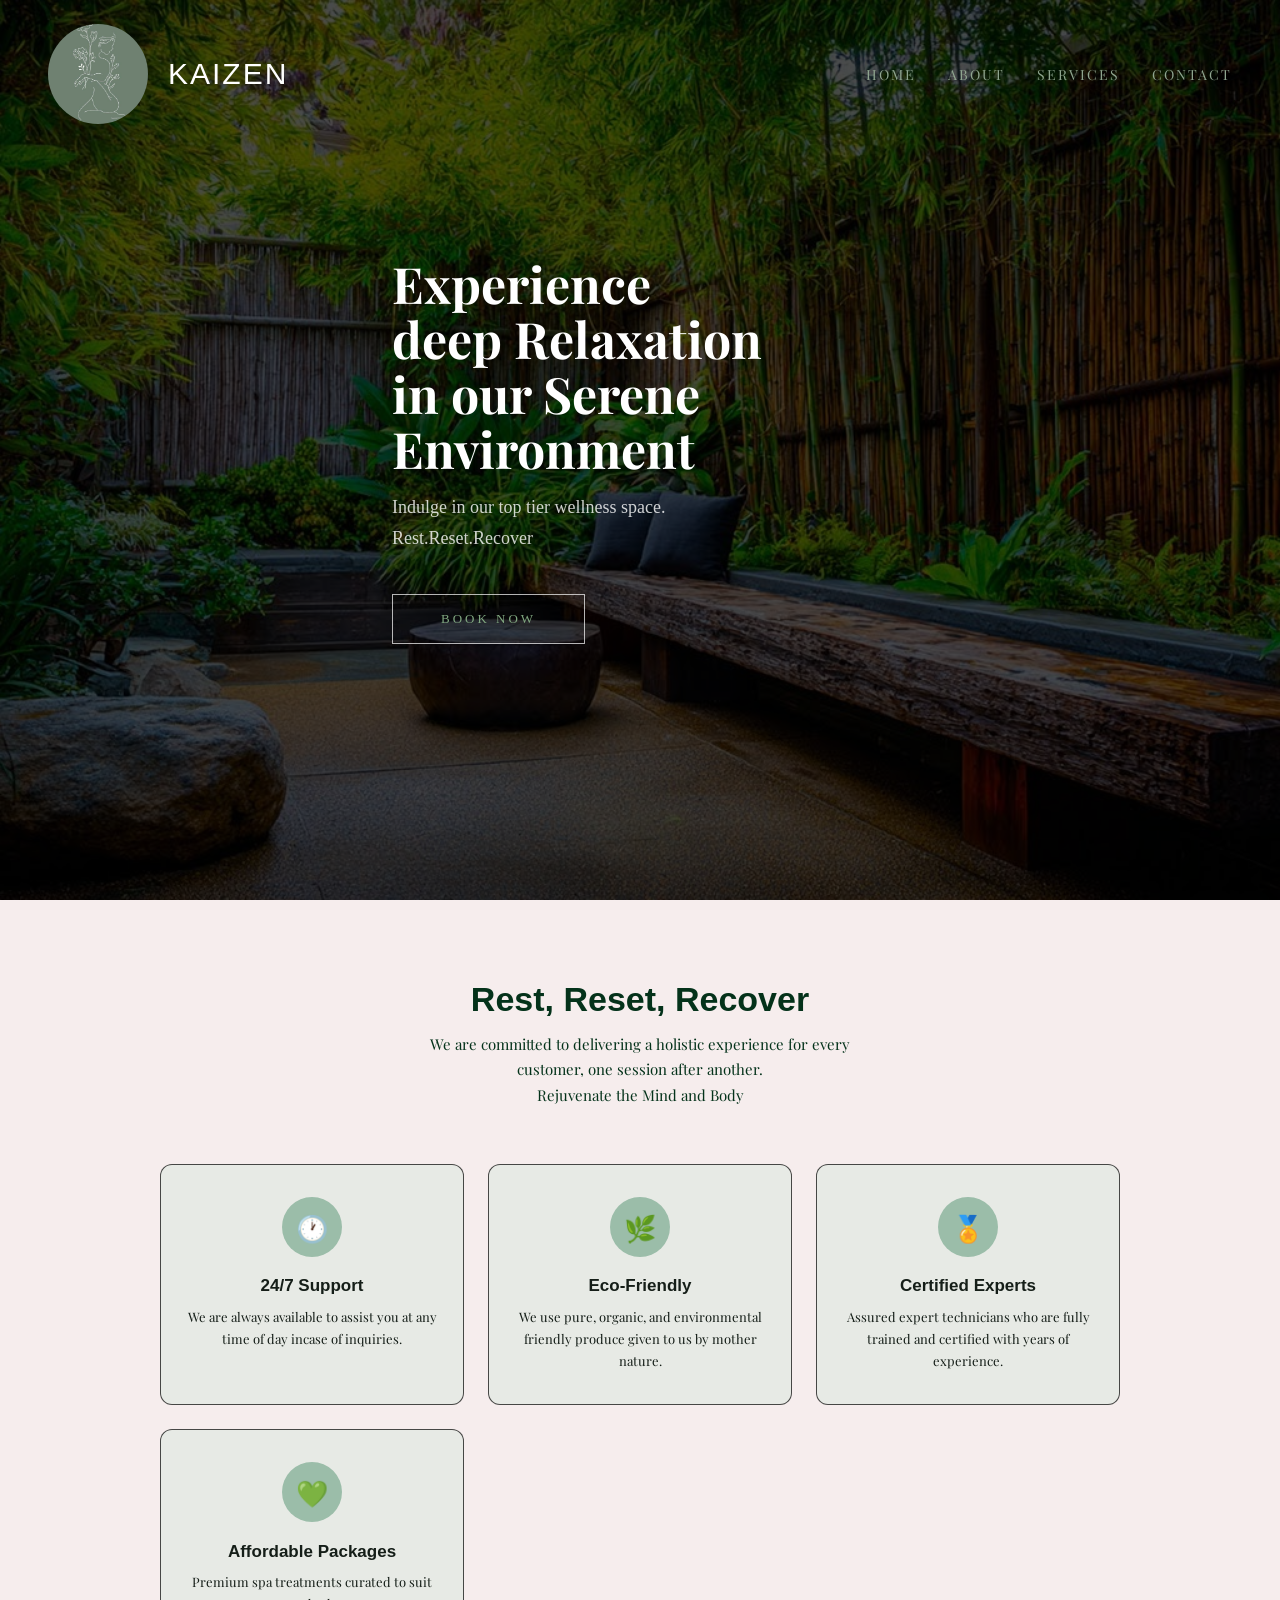
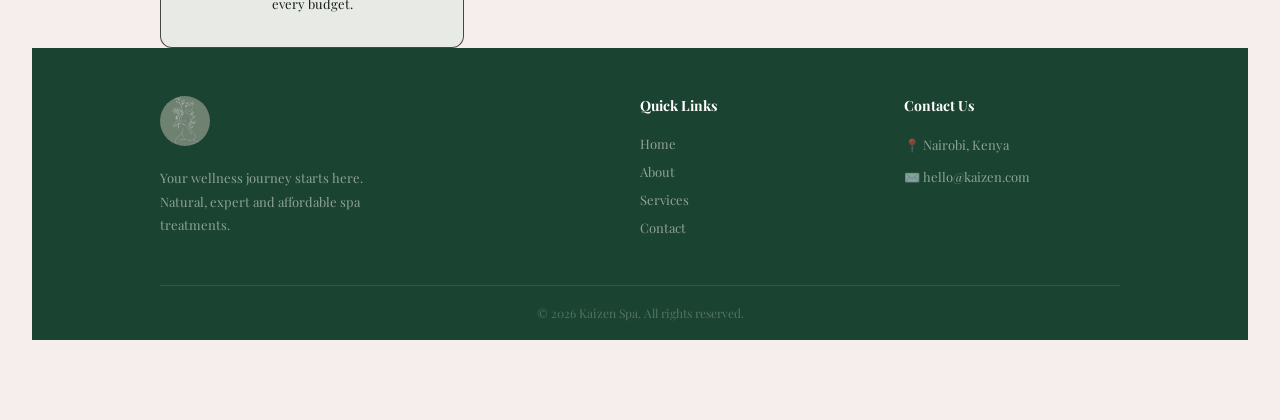
<file: index.html>
<!DOCTYPE html>
<html lang="en">
<head>
    <meta charset="UTF-8">
    <meta name="viewport" content="width=device-width, initial-scale=1.0">
    <title>wellness website</title>
    
<link href="https://fonts.googleapis.com/css2?family=Playball&family=Playfair+Display:ital,wght@0,400..900;1,400..900&display=swap" rel="stylesheet">

<link rel="stylesheet" href="style.css"/>
</head>
<body>
    <nav>
    <a href="index.html" class="nav-logo">
      <img src="logo-wellness.jpg" alt="Logo" class="nav-logo-img"/>
      <span class="nav-logo-text">Kaizen</span>
    </a>

    
    <div class="nav-links">
      <a href="index.html" class="active">Home</a>
      <a href="about.html">About</a>
      <a href="about.html#services">Services</a>
      <a href="booking.html">Contact</a>
    </div>
   
    <!--visibleon mobile hidden on desktop-->
<div class="hamburger" id="hamburger" onclick="toggleMenu()">
      <span></span>
      <span></span>
      <span></span>
      <span></span>
    </div>
  </nav>

  <!--  MOBILE MENU hidden until hamburger is clicked  -->
  <div class="mobile-menu" id="mobileMenu">
    <a href="index.html">Home</a>
    <a href="about.html">About</a>
    <a href="about.html#services">Services</a>
    <a href="booking.html">Contact</a>
  </div>

  <!--Hero section-->
  <section class="hero">
    <div class="hero-overlay"></div>
    <div class="hero-content">
        <h1 class="hero-title">
            <span>Experience</span>
            <span>deep Relaxation</span>
            <span>in our Serene</span>
            <span>Environment</span>
        </h1>
        <p class="hero-subtitle">
            Indulge in our top tier wellness space.<br>
            Rest.Reset.Recover
        </p>

        <button class="hero-btn" onclick="window.location.href='booking.html'">Book Now</button>
        
    </div>
  </section>
  <!--feature section-->

<section class="features-section">

  <div class="features-header">
    <h2 class="features-title">Rest, Reset, Recover</h2>
    <p class="features-subtitle">We are committed to delivering a holistic experience for every customer, one session after another.<br>Rejuvenate the Mind and Body</p>
  </div>

  <div class="features-grid">

    <div class="feature-card">
      <div class="feature-icon">🕐</div>
      <h3 class="feature-name">24/7 Support</h3>
      <p class="feature-desc">We are always available to assist you at any time of day incase of inquiries.</p>
    </div>

    <div class="feature-card">
      <div class="feature-icon">🌿</div>
      <h3 class="feature-name">Eco-Friendly</h3>
      <p class="feature-desc">We use pure, organic, and environmental friendly produce given to us by mother nature.</p>
    </div>

    <div class="feature-card">
      <div class="feature-icon">🏅</div>
      <h3 class="feature-name">Certified Experts</h3>
      <p class="feature-desc">Assured expert technicians who are fully trained and certified with years of experience.</p>
    </div>

    <div class="feature-card">
      <div class="feature-icon">💚</div>
      <h3 class="feature-name">Affordable Packages</h3>
      <p class="feature-desc">Premium spa treatments curated to suit every budget.</p>
    </div>

    </div>



<!--footer section-->

<footer class="footer">
  <div class="footer-content">

    <!-- Logo and description -->
    <div class="footer-brand">
      <img src="logo-wellness.jpg" alt="Logo" class="footer-logo"/>
      <p class="footer-desc">Your wellness journey starts here. Natural, expert and affordable spa treatments.</p>
    </div>

    <!-- Quick links -->
    <div class="footer-links">
      <h4>Quick Links</h4>
      <a href="index.html">Home</a>
      <a href="about.html">About</a>
      <a href="about.html#services">Services</a>
      <a href="booking.html">Contact</a>
    </div>

    <!-- Contact -->
    <div class="footer-contact">
      <h4>Contact Us</h4>
      <p>📍 Nairobi, Kenya</p>
      <p>✉️ hello@kaizen.com</p>
    </div>

  </div>

  <!-- Bottom bar -->
  <div class="footer-bottom">
    <p>© 2026 Kaizen Spa. All rights reserved.</p>
  </div>

</footer>

    <script src="script.js" defer></script>
</body>
</html>
</file>
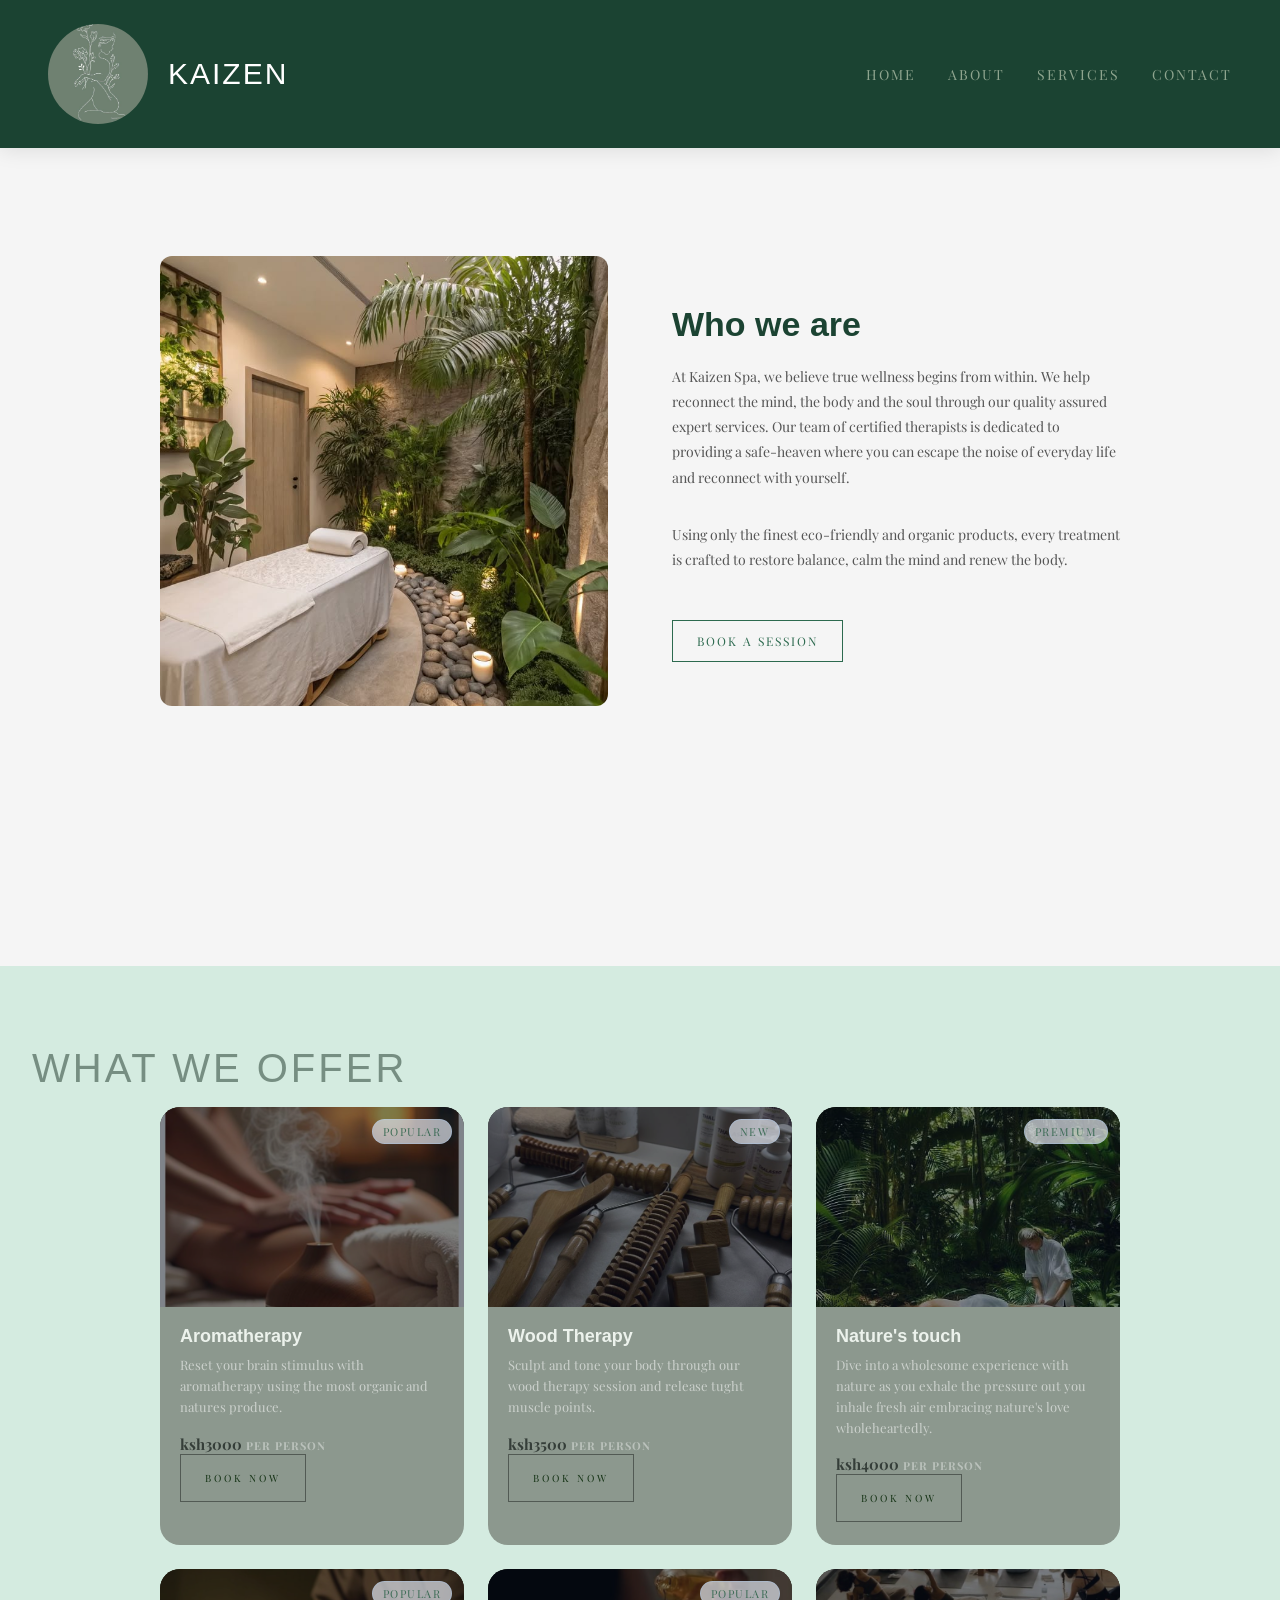
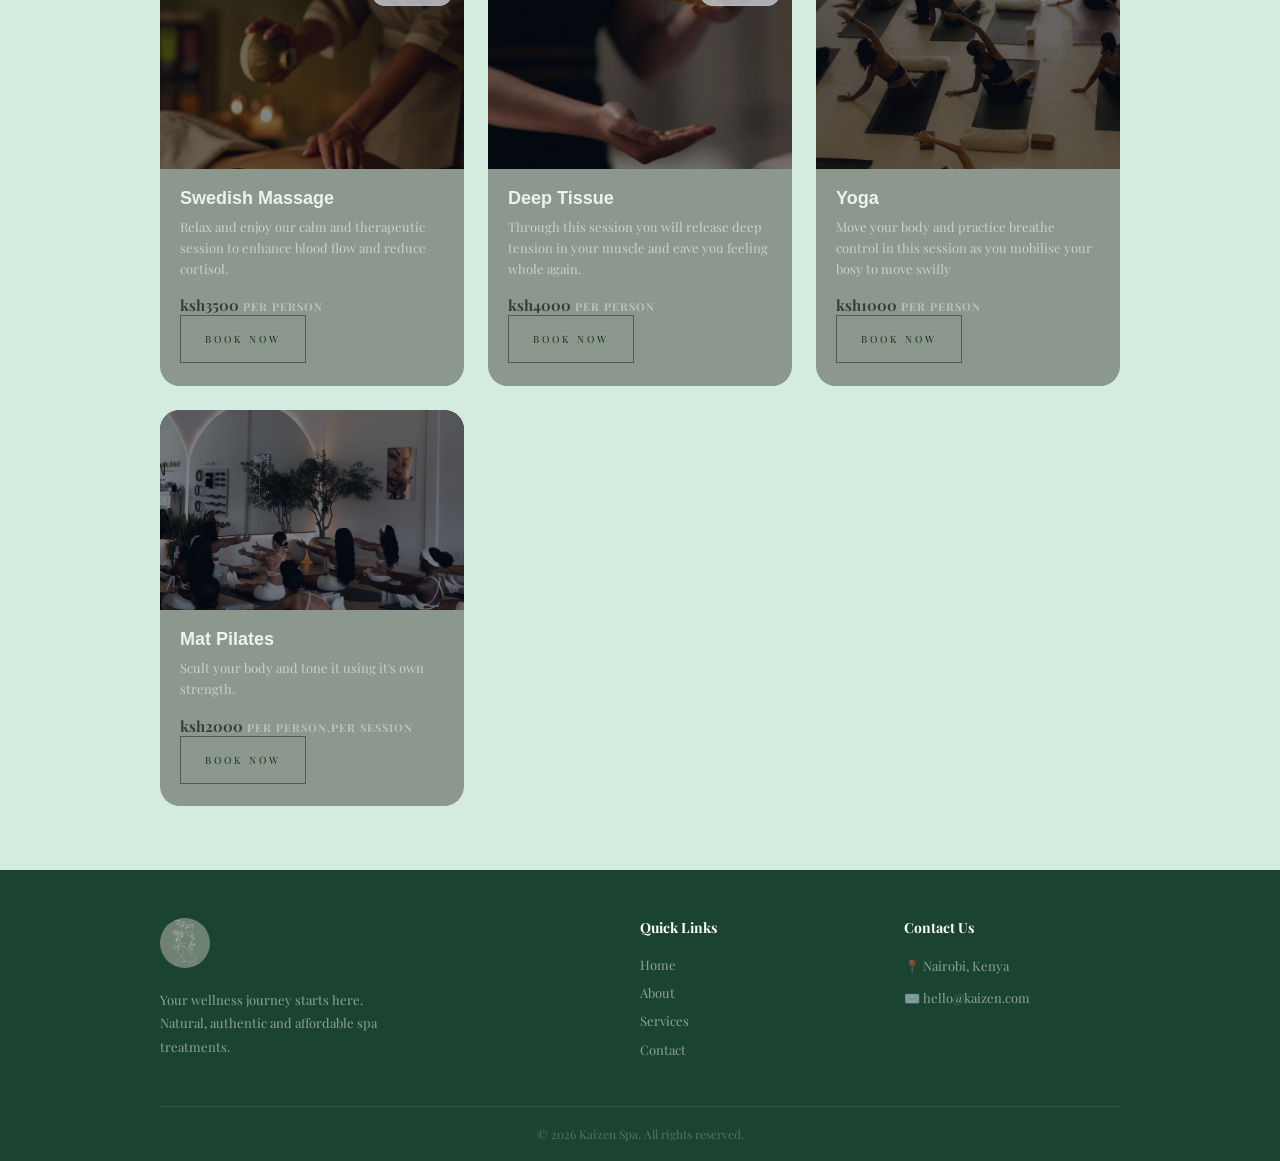
<file: about.html>
<!DOCTYPE html>
<html lang="en">
<head>
    <meta charset="UTF-8">
    <meta name="viewport" content="width=device-width, initial-scale=1.0">
    <title>About</title>
    <link href="https://fonts.googleapis.com/css2?family=Playball&family=Playfair+Display:ital,wght@0,400..900;1,400..900&display=swap" rel="stylesheet">

    <link rel="stylesheet" href="style.css"/>

</head>
<body> 
    <nav class="nav-solid">
    <a href="index.html" class="nav-logo">
      <img src="logo-wellness.jpg" alt="Logo" class="nav-logo-img"/>
      <span class="nav-logo-text">Kaizen</span>
    </a>
    
    <div class="nav-links">
      <a href="index.html">Home</a>
      <a href="about.html" class="active">About</a>
      <a href="about.html#services">Services</a>
      <a href="booking.html">Contact</a>
    </div>

    <div class="hamburger" id="hamburger" onclick="toggleMenu()">
      <span></span>
      <span></span>
      <span></span>
      <span></span>
    </div>
  </nav>

  
  <div class="mobile-menu" id="mobileMenu">
    <a href="index.html">Home</a>
    <a href="about.html">About</a>
    <a href="about.html#services">Services</a>
    <a href="booking.html">Contact</a>
  </div>

  <!--About my company small paragragh-->
<section id="about" class="about-section">
  <div class="about-content">

    <div class="about-img">
      <img src="Naturalspaspace_.jpg" alt="Kaizen Spa"/>
    </div>

    <div class="about-text">
      <h2 class="about-title">Who we are</h2>
      <p class="about-desc">
        At Kaizen Spa, we believe true wellness begins from within.
        We help reconnect the mind, the body and the soul through our quality assured expert services.
        Our team of certified therapists is dedicated to providing
        a safe-heaven  where you can escape the noise of everyday life
        and reconnect with yourself.
      </p>
      <p class="about-desc">
        Using only the finest eco-friendly and organic products,
        every treatment is crafted to restore balance, calm the
        mind and renew the body.
      </p>
      <a href="booking.html" class="about-btn">Book a Session</a>
    </div>

  </div>
</section>




</section>


  <!--my services section  -->
  <!--the description of services will be in a javascript array hence use of id -->
<section id="services" class="services-section">
    <div classs="services-header">
        <p class="services-tag">What we Offer</p>
    </div>
    
    <div class="services-grid" id="servicesGrid"></div>
</section>

<!--footer section-->
<footer class="footer">
  <div class="footer-content">

    <!-- Logo and description -->
    <div class="footer-brand">
      <img src="logo-wellness.jpg" alt="Logo" class="footer-logo"/>
      <p class="footer-desc">Your wellness journey starts here. Natural, authentic and affordable spa treatments.</p>
    </div>

    <!-- Quick links -->
    <div class="footer-links">
      <h4>Quick Links</h4>
      <a href="index.html">Home</a>
      <a href="about.html">About</a>
      <a href="about.html#services">Services</a>
      <a href="booking.html">Contact</a>
    </div>

    <!-- Contact -->
    <div class="footer-contact">
      <h4>Contact Us</h4>
      <p>📍 Nairobi, Kenya</p>
      <p>✉️ hello@kaizen.com</p>
    </div>

  </div>

  <!-- Bottom bar -->
  <div class="footer-bottom">
    <p>© 2026 Kaizen Spa. All rights reserved.</p>
  </div>

</footer>


    <script src="script.js" defer></script>
    <script src="services.js" defer></script>
</body>
</html>
</file>
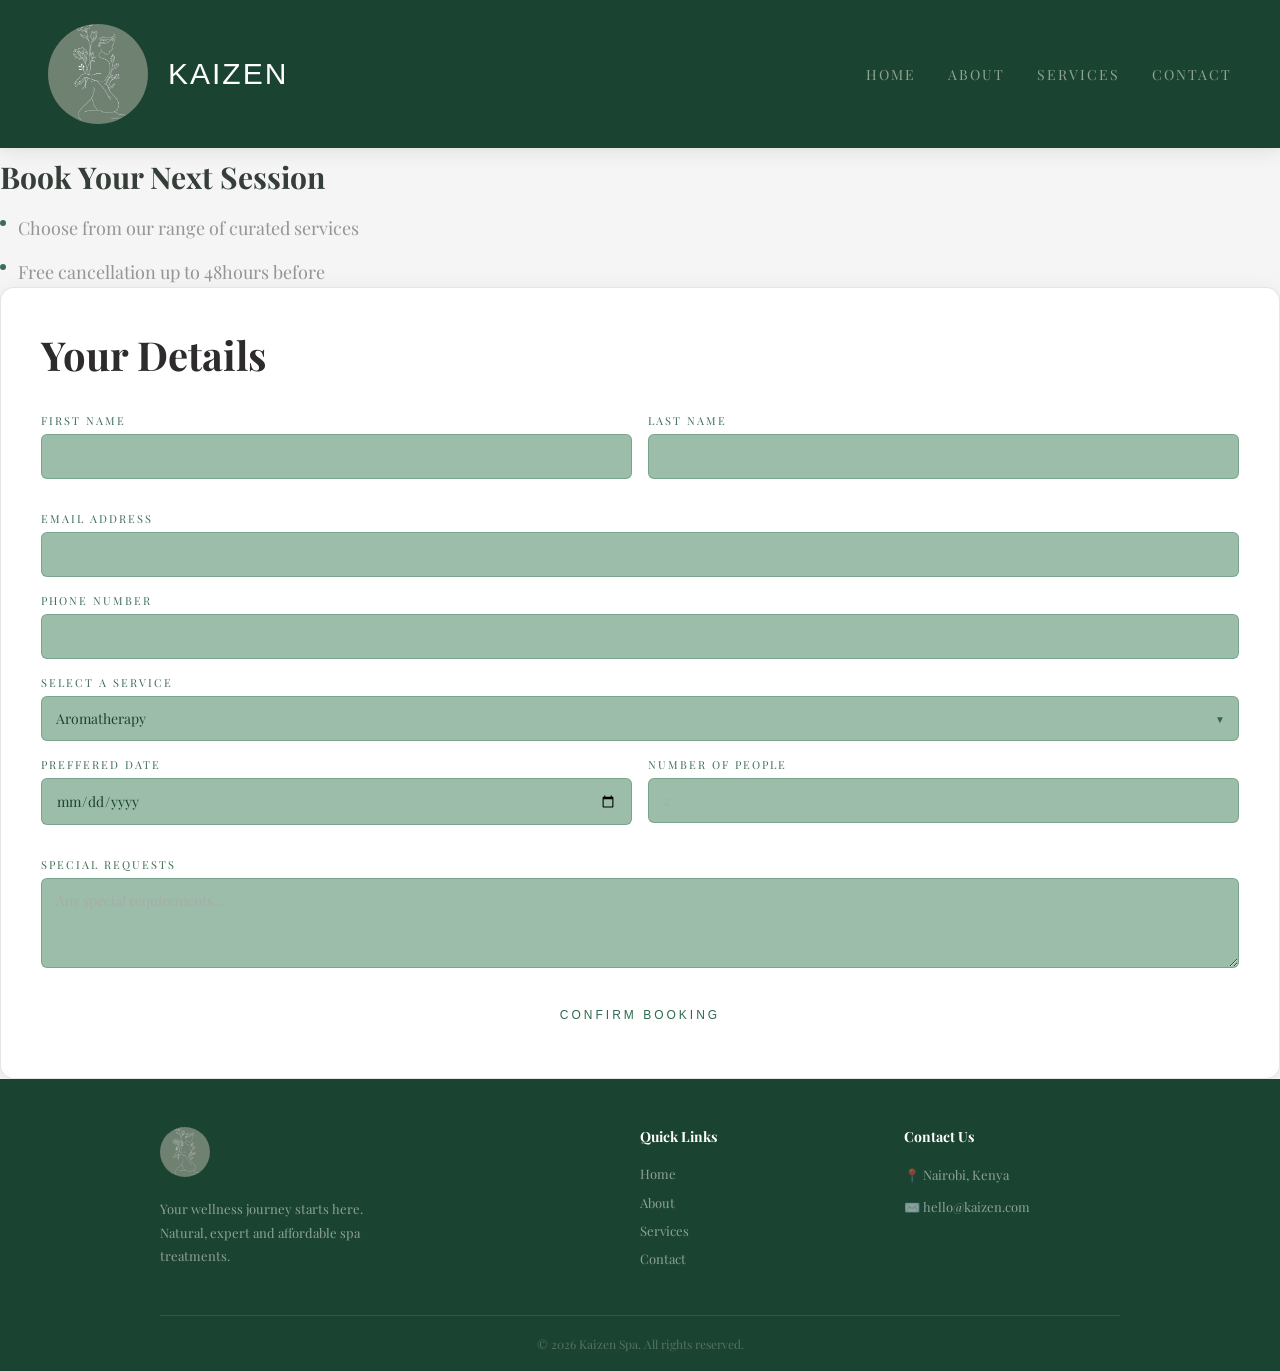
<file: booking.html>
<!DOCTYPE html>
<html lang="en">
<head>
    <meta charset="UTF-8">
    <meta name="viewport" content="width=device-width, initial-scale=1.0">
    <title>Booking</title>
    <link rel="stylesheet" href="style.css"/>
    <link href="https://fonts.googleapis.com/css2?family=Playball&family=Playfair+Display:ital,wght@0,400..900;1,400..900&display=swap" rel="stylesheet">

</head>
<body>
     <nav class="nav-solid">
    <a href="index.html" class="nav-logo">
      <img src="logo-wellness.jpg" alt="Logo" class="nav-logo-img"/>
      <span class="nav-logo-text">Kaizen</span>
    </a>

    <div class="nav-links">
      <a href="index.html">Home</a>
      <a href="about.html" >About</a>
      <a href="about.html#services">Services</a>
      <a href="booking.html" class="active">Contact</a>
    </div>
    
    <div class="hamburger" id="hamburger" onclick="toggleMenu()">
      <span></span>
      <span></span>
      <span></span>
      <span></span>
    </div>
  </nav>

  <div class="mobile-menu" id="mobileMenu">
    <a href="index.html">Home</a>
    <a href="about.html">About</a>
    <a href="about.html#services">Services</a>
    <a href="booking.html">Contact</a>
  </div>

  <div class="booking-left">
    <h1 class="booking-heading">Book Your Next Session</h1>
    <ul class="info-list">
      <li><div class="info-dot"></div>Choose from our range of curated services</li>
      <li><div class="info-dot"></div>Free cancellation up to 48hours before</li>
    </ul>
  </div>

  <!--booking form-->
  <div class="booking-form-wrap">
    <h2 class="form-title">Your Details</h2>
    
    <div id="bookingForm">
      <div class="form-row">
        <div class="form-group">
          <label>First name</label>
          <input type="text" id="firstName" placeholder=""/>
        </div>
        <div class="form-group">
          <label>Last name</label>
          <input type="text" id="lastName" placeholder=""/>
        </div>
      </div>
      
      <div class="form-group">
        <label>Email address</label>
        <input type="email" id="email" placeholder=""/>
      </div>

      <div class="form-group">
        <label>Phone number</label>
        <input type="tel" id="phone" placeholder=""/>
      </div>

      <div class="form-group">
        <label>Select a service</label>
        <div class="select-wrap">
          <select id="services">
            <option value="" disabled selection>Choose a service...</option>
            <option value="aromatherapy">Aromatherapy</option>
            <option value="woodTherapy">Wood Therapy</option>
            <option value="nature">Nature's Touch</option>
            <option value="swedish">Swedish Massage</option>
            <option value="deepTissue">Deep Tissue</option>
            <option value="yoga">Yoga</option>
            <option value="matPilates">Mat Pilates</option>
          </select>
          <span class="select-arrow">&#9660;</span>
        </div>
      </div>

      <div class="form-row">
        <div class="form-group">
          <label>Preffered date</label>
          <input type="date" id="date"/>
        </div>
        <div class="form-group">
          <label>Number of people</label>
          <input type="number" id="guests" placeholder="2" min="1" max="50"/>
        </div>
      </div>

      <div class="form-group">
        <label>Special requests</label>
        <textarea id="message" placeholder="Any special requirements..."></textarea>
      </div>

      <button class="submit-btn" onclick="submitBooking()">Confirm Booking</button>
    

    <div class="success-msg" id="successMsg">
      <div class="success-icon">&#10003;</div>
      <h3>Booking Recieved!</h3>
      <p>Thank you for booking with Us! We'll reach out within 24hours.</p>
    </div>
  </div>
  </div>

  <!--footer section-->
  <footer class="footer">
  <div class="footer-content">

    <!-- Logo and description -->
    <div class="footer-brand">
      <img src="logo-wellness.jpg" alt="Logo" class="footer-logo"/>
      <p class="footer-desc">Your wellness journey starts here. Natural, expert and affordable spa treatments.</p>
    </div>

    <!-- Quick links -->
    <div class="footer-links">
      <h4>Quick Links</h4>
      <a href="index.html">Home</a>
      <a href="about.html">About</a>
      <a href="about.html#services">Services</a>
      <a href="booking.html">Contact</a>
    </div>

    <!-- Contact -->
    <div class="footer-contact">
      <h4>Contact Us</h4>
      <p>📍 Nairobi, Kenya</p>
      <p>✉️ hello@kaizen.com</p>
    </div>

  </div>

  <!-- Bottom bar -->
  <div class="footer-bottom">
    <p>© 2026 Kaizen Spa. All rights reserved.</p>
  </div>

</footer>


<script src="script.js" defer></script>
<script src="booking.js" defer></script>
</body>
</html>
</file>
<file: style.css>
* {
  margin: 0;
  padding: 0;
  box-sizing: border-box;
}

body {
  background: whitesmoke;
  font-family: "Playfair Display", serif;
}

nav {
 color: rgb(6, 70, 6);
  position: absolute;
  top: 0;
  left: 0;
  width: 100%;
  display: flex;
  gap: 2rem;
  padding: 1.5rem 3rem;
  z-index: 10;
  box-sizing: border-box;
  background: transparent;
}

/* Solid nav — for about and booking pages */
.nav-solid {
  position: fixed;            /* so it stays at top when scrolling */
  background: #1b4332;       
  box-shadow: 0 2px 20px rgba(0,0,0,0.1);
}

.nav-logo{
    margin-right: auto;
    display: flex;
    align-items: center;
    gap: 20px;
    text-decoration: none;
}

.nav-logo-img{
    height: 100px;
    width: 100px;
    object-fit: cover;
    border-radius: 60%;
}


.nav-logo-text {
  font-family: 'Playball Regular', sans-serif;
  font-size: 30px;
  color: #ffffff;
  font-weight: 400;
  
}

/* Nav links — sit on the right */
.nav-links {
  display: flex;
  align-items: center;
  gap: 2rem;
}


nav a {
  color: rgb(143, 165, 143);
  text-decoration: none;
  font-family: "Playfair Display", serif;
  font-size: 14px;
  letter-spacing: 2px;
  text-transform: uppercase;
  transition: color 0.3s;
}

nav a:hover {
  color: #a8d0ff;
}

.hero {
    position: relative;
    width: 100%;
    min-height: 100vh;
    display: flex;
    align-items: center;
    justify-content: center;
    overflow: hidden;
    background-image: url('bamboo-sitting-area.jpg');
    background-size: cover;
    background-position: center;
    padding-top: 0;
}

.hero-overlay{
    position: absolute;
    inset: 0;
    background: rgba(0, 0, 0, 0.7);
    transition:background 0.5s ease ;
}

.hero:hover .hero-overlay{
    background: rgba(0, 0, 0, 0.2);
}

.hero-content {
    position: relative;
    z-index: 2;
    text-align: left;
    padding: 3rem 2rem;
    max-width: 560px;
}

.hero-title{
    font-family: 'Playfair Display', serif;
    font-size: 50px;
    color: #fff;
    line-height: 1.1;
    margin-bottom: 1rem;
}

.hero-title span{
    display: inline-block;
    transition: transform 0.35s ease, color 0.35s ease;
    cursor: default;
 }

 .hero-title span:hover{
    color: white;
    transform: translateY(-5px) scale(1.05); 
 }

.hero-subtitle{
    font-family: Georgia, 'Times New Roman', Times, serif;
    font-size: 18px;
    color: rgba(255,255,255,0.8);
    line-height: 1.7;
    margin-bottom: 2.5rem;
 }   

 .hero-subtitle em{
    font-style: normal;
    display: inline-block;
    transition: color 0.3s , transform 0.3s;
    cursor: default;
 }

 .hero-subtitle em:hover{
    color: rgb(17, 91, 67);
    transform: translateY(-2px);
 }

 .hero-btn{
    padding: 16px 48px;
    background: transparent;
    color: rgb(129, 168, 129);
    border: 1.5px solid rgba(255,255,255,0.7);
    font-family: Georgia, 'Times New Roman', Times, serif;
    font-size: 13px;
    letter-spacing: 3px;
    text-transform: uppercase;
    cursor: pointer;
    transition: background 0.3s, transform 0.2s;
 }

 .hero-btn:hover{
    background: rgba(255,255,255,0.15);
    border-color: rgb(6, 49, 6);
    transform: translateY(-3px);
 }
 
 .hero-btn:active{
    transform: translateY(0);
 }

 /*feature section */

 .features-section{
  background: rgb(246, 237, 237);
  padding: 5rem 2rem;
  font-family: 'Playfair Display',serif;
 }

 .features-header{
  text-align: center;
  margin-bottom: 3.5rem;
 }

 

.features-title{
  font-family: 'Playball Regular',sans-serif;
  font-size: 34px;
  color: rgb(4, 50, 26);
  font-weight: 700;
  margin-bottom: 0.8rem;
}

.features-subtitle{
  font-size: 15px;
  color: rgb(4, 50, 26);
  max-width: 480px;
  margin: 0 auto;
  line-height: 1.7;
}

.features-grid{
  display: grid;
  grid-template-columns: repeat(3, 1fr);
  gap: 1.5rem;
  max-width: 960px;
  margin: 0 auto;
}

.feature-card{
  background: #d9e7dc7e;
  border: 0.5px solid rgba(0, 0, 0, 0.7);
  border-radius: 12px;
  text-align: center;
  padding:2rem 1.5rem;
  transition: transform 0.3s, box-shadow 0.3s, border-color 0.3s;
  cursor: default;
}

.feature-card:hover{
  transform: translateY(-6px);
  box-shadow: 0 12px 40px rgba(0, 0, 0, 0.08);
  border-color: rgba(131, 136, 141, 0.5);
}

.feature-icon{
  width:60px;
  height:60px;
  border-radius: 50%;
  display:flex;
  background:#9bbda9;
  align-items: center;
  justify-content: center;
  font-size: 26px;
  margin: 0 auto 1.2rem;
  transition: background 0.3s, transform 0.3s;
}

.feature-card:hover .feature-icon{
  background: #716f6f;
  transform: scale(1.1)rotate(-5deg);
}

.feature-name{
  font-family: 'Playball Regular',sans-serif;
  font-size:17px;
  color:rgb(21, 30, 24);
  font-weight: 700;
  margin-bottom: 0.6rem;
}

.feature-desc{
  font-size: 13px;
  color: rgb(21, 30, 24);
  line-height: 1.7;
}



/*about section */
.about-section {
  padding: 16rem 2rem;
  background: whitesmoke;
  font-family: 'Playfair Display', serif;
}

.about-content {
  display: grid;
  grid-template-columns: 1fr 1fr;
  gap: 4rem;
  max-width: 960px;
  margin: 0 auto;
  align-items: center;
}

.about-img img {
  width: 100%;
  height: 450px;
  object-fit: cover;
  border-radius: 12px;
}


.about-title {
  font-size: 34px;
  font-family: 'Playball Regular',sans-serif;
  color: #1b4332;
  font-weight: 700;
  margin-bottom: 1.2rem;
  line-height: 1.2;
}

.about-desc {
  font-size: 14px;
  color: #555;
  line-height: 1.8;
  margin-bottom: 2rem;
}

.about-btn {
  display: inline-block;
  margin-top: 1rem;
  padding: 12px 24px;
  background: transparent;
  color: #2d6a4f;
  border: 1.5px solid #2d6a4f;
  font-family: 'Playfair Display', serif;
  font-size: 12px;
  letter-spacing: 2px;
  text-transform: uppercase;
  text-decoration: none;
  transition: background 0.3s, color 0.3s, transform 0.2s;
}

.about-btn:hover {
  background: #2d6a4f;
  color: #fff;
  transform: translateY(-2px);
}


/*services section*/
.services-section{
  padding:4rem 2rem;
  background: rgb(212, 235, 224);
  font-family: 'Playfair Display', serif;
  padding-top: 5rem;
}

.services-header{
  text-align: center;
  margin-bottom: 3rem;
  font-size: 40px;
}

.services-tag{
  display: inline-block;
  font-size: 40px;
  font-family: 'Playball Regular',sans-serif;
  letter-spacing: 3px;
  text-transform: uppercase;
  color: rgba(5, 29, 16, 0.45);
  margin-bottom: 1rem;
  text-align: center;
  justify-content: center;
}



.services-grid{
  display: grid;
  grid-template-columns: repeat(3,1fr);
  gap: 1.5rem;
  max-width: 960px;
  margin:0 auto;
}

.services-card{
  background: rgb(140, 152, 142);
  border:0.5px solid(168,255,255,0.08);
  border-radius: 20px;
  overflow: hidden;
  cursor: pointer;
  text-decoration: none;
  display: block;
  transition:border-color 0.3s transform 0.3s;
}
.services-card img{
  width:100%;
  height:200px;
  object-fit: cover;
  display: block;
  aspect-ratio: 1/1;
}

.services-card:hover{
  border-color: rgba(168,208,255);
  transform:translateY(-6px)
}

.services-img-wrap{
  position: relative;
  width: 100%;
  height:200px;
  overflow: hidden;
  background: #353e39;
}

.services-img-wrap img{
  width: 100%;
  height:100%;
  object-fit: cover;
  transition: transform 0.5s ease, filter 0.4s ease;
  filter: brightness(0.75);
}

.services-card:hover.services-img-wrap img{
  transform: scale(1.08); /*zoom on hover*/
  filter:brightness(1); /*full brightness on hover*/
}

/*dark overlay on image*/
.services-img-overlay{
  position: absolute;
  inset: 0;
  background: rgba(10,20,40,0.35);
  transition: background 0.4s;
}

.services-card:hover .services-img-overlay{
  background: rgba(10,20,40,0.1);  /*lighter on hover*/
}

.services-badge{
  position: absolute;
  top:12px;
  right:12px;
  background: rgba(213, 217, 224, 0.75);
  color: #3e6d57;
  font-size: 11px;
  letter-spacing: 1.5px;
  text-transform: uppercase;
  padding:4px 10px;
  border-radius: 20px;
  border: 0.5px solid rgba(168,208,255,0.3);
}

/*card body*/
.services-body{
  padding: 1.2rem 1.25rem 1.4rem;
}

.services-name{
  font-family: 'Playball Regular', sans-serif;
  font-size: 18px;
  color:rgb(236,242,236);
  font-weight: 700;
  margin: 0 0 0.5rem;
}

.services-desc{
  font-size:13px;
  color: rgba(255,255,255,0.55);
  line-height: 1.6;
  margin: 0 0 1rem;
}

/*price and book now row*/
.services-footer{
  display: flex;
  align-items: center;
  justify-content: space-between;
  margin-top: 1rem;
  flex-wrap: wrap;
  gap: 0.5rem;
}

.services-price{
  font-size: 15px;
  color: #353e39;
  font-weight: 700;
}

.services-price span{
  font-size: 11px;
  color: rgba(255,255,255,0.4);
  letter-spacing: 1px;
  text-transform: uppercase;
  margin-left: 4px;
}



.services-btn{
    padding: 16px 24px;
    background: transparent;
    color: rgba(21, 51, 21);
    border: 1.5px solid rgba(58, 65, 60, 0.7);
    font-family:'Playfair Display', serif;
    font-size: 10px;
    letter-spacing: 3px;
    text-transform: uppercase;
    cursor: pointer;
    transition: background 0.3s, transform 0.2s;
 }

 .services-btn:hover{
    background: rgba(255,255,255,0.15);
    border-color: rgb(6, 49, 6);
    transform: translateY(-3px);
 }
 
 .services-btn:active{
    transform: translateY(0);
 }



/*booking form section */
.booking-body{color: rgb(246, 237, 237);}
.booking-wrap{
  display: grid;
  grid-template-columns: 1fr 1fr;
  max-width: 1100px;
  margin: 0 auto;
  padding: 15rem 2rem 4rem;
  gap: 5rem;
  align-items: start;
}

.booking-left{
  padding-top: 10rem;
}


.booking-heading{
  font-family: 'Playfair Display', serif;
  font-size: 30px;
  color: #353e39;
  line-height: 1.15;
  margin-bottom: 1.2rem;
}

.info-list{
  list-style: none;
  display: flex;
  flex-direction: column;
  gap: 1rem;
}

.info-list li{
  display: flex;
  align-items: flex-start;
  gap:12px;
  font-size: 20px;
  color:rgba(6, 36, 13, 0.5);
  font-size: 18px;
  color:rgba(55, 54, 54, 0.5);
  line-height: 1.6;
}

.info-dot{
  width:6px;
  height:6px;
  border-radius: 50%;
  background: #3e6d57;
  margin-top: 6px;
  flex-shrink: 0;
}

.booking-form-wrap{
  background:#fff;
  border: 1px solid rgba(0,0,0,0.1);
  border-radius: 14px;
  padding: 2.5rem;
  box-shadow: 0 4px 24px rgba(0, 0, 0, 0.06);
}

.form-title{
  font-family: 'Playfair Display', serif;
  font-size: 40px;
  color: #2d2b2b;
  margin-bottom: 2rem;
}

.form-row{
  display: grid;
  grid-template-columns: 1fr 1fr;
  gap:1rem;
  margin-bottom: 1rem;
}

.form-group{
  display: flex;
  flex-direction: column;
  gap: 6px;
  margin-bottom: 1rem;
}

.form-group label{
  font-size: 11px;
  letter-spacing: 2px;
  text-transform: uppercase;
  color:#3e6d57;
}

.form-group input,
.form-group select,
.form-group textarea{
  background: #9bbda9;
  border: 1px solid rgba(45,106,79,0.3);
  border-radius: 6px;
  padding: 12px 14px;
  color: #1b4332;
  font-family: 'Playfair Display',serif;
  font-size: 14px;
  outline: none;
  transition: border-color 0.3s, background 0.3s;
  width: 100%;
  appearance: none;
}

.form-group input::placeholder,
.form-group textarea::placeholder {
  color:#aaa;
}

.form-group input:focus,
.form-group select:focus,
.form-group textarea:focus {
  border-color: #2d6a4f;
  background:#edf5ef;
}

.form-group textarea{
  resize:vertical;
  min-height: 90px;
}

.select-wrap{position: relative;}

.select-wrap select{
  cursor: pointer;
  padding-right: 36px;
}

.select-arrow{
  position: absolute;
  right: 14px;
  top: 50%;
  transform: translateY(-50%);
  pointer-events: none;
  color:#2d6a4f;
  font-size: 10px;
}

.form-group select option {
  background: #716f6f;
  color: #fff;
}

.submit-btn{
  width: 100%;
  padding: 15px;
  background: transparent;
  border: 1px solid rgba(255,255,255,0.5);
  border-radius: 6px;
  color:#2d6a4f;
  font-family:'Playball Regular', sans-serif;
  font-size: 12px;
  letter-spacing: 3px;
  text-transform: uppercase;
  cursor: pointer;
  transition:  background 0.3s, border-color 0.3s, transform 0.2s;
  margin-top: 0.5rem;
}

.submit-btn:hover{
  background:#1b4332;
  border-color: #353e39;
  transform: translateY(-2px);
}

.success-msg{
  display: none;
  text-align: center;
  padding: 2rem 0;
}

.success-icon{
  width:52px; height:52px;
  border-radius: 50%;
  border: 1.5px solid #716f6f;
  display: flex; align-items: center; justify-content: center;
  margin: 0 auto 1.2rem;
  font-size: 20px;
  color: #9bbda9;
}

.success-msg h3{
  font-family: 'Playball Regular',sans-serif;
  font-size: 22px; color: #fff;
  margin-bottom: 0.5rem;
}

.success-msg p{
  font-size: 14px;
  color: rgba(255,255,255,0.45);
  line-height: 1.6;
}



/*footer section*/

.footer {
  background: #1b4332;
  font-family: 'Playfair Display', serif;
  padding: 3rem 2rem 0;
}

.footer-content {
  display: grid;
  grid-template-columns: 2fr 1fr 1fr;
  gap: 3rem;
  max-width: 960px;
  margin: 0 auto;
  padding-bottom: 3rem;
  border-bottom: 0.5px solid rgba(255,255,255,0.1);
}

/* Logo */
.footer-logo {
  height: 50px;
  width: 50px;
  border-radius: 50%;
  object-fit: cover;
  margin-bottom: 1rem;
}

.footer-desc {
  font-size: 13px;
  color: rgba(255,255,255,0.5);
  line-height: 1.8;
  max-width: 220px;
}

/* Links */
.footer-links {
  display: flex;
  flex-direction: column;
  gap: 0.7rem;
}

.footer-links h4,
.footer-contact h4 {
  font-size: 14px;
  color: #fff;
  font-weight: 700;
  margin-bottom: 0.5rem;
}

.footer-links a {
  font-size: 13px;
  color: rgba(255,255,255,0.5);
  text-decoration: none;
  transition: color 0.3s, padding-left 0.3s;
}

.footer-links a:hover {
  color: #b7e4c7;
  padding-left: 4px;
}

/* Contact */
.footer-contact {
  display: flex;
  flex-direction: column;
  gap: 0.7rem;
}

.footer-contact p {
  font-size: 13px;
  color: rgba(255,255,255,0.5);
  line-height: 1.6;
}

/* Bottom bar */
.footer-bottom {
  max-width: 960px;
  margin: 0 auto;
  padding: 1.2rem 0;
  text-align: center;
}

.footer-bottom p {
  font-size: 12px;
  color: rgba(255,255,255,0.25);
}


 /*hamburger toggle menu */
 .hamburger{
  display: none;
  flex-direction: column;
  gap: 5px;
  cursor: pointer;
  padding: 4px;
 }

.hamburger span{
  display: block;
  width: 25px;
  height: 2px;
  background: rgb(209, 233, 209);
  border-radius: 2px;
  transition:all 0.3s;
 }

 .hamburger.is-open span:nth-child(1){
  transform: translateY(7px) rotate(45deg);
 }

 .hamburger.is-open span:nth-child(2){
  opacity:0;
 }
 
 .hamburger.is-open span:nth-child(3){
  transform: translateY(-7px) rotate(-45deg);
 }

 .mobile-menu{
  display: none;
  position: absolute;
  top: 70px;
  left:0;
  width:100%;
  background: rgba(9, 20, 40, 0.97);
  flex-direction: column;
  padding: 1.5rem 2rem;
  gap: 1.2rem;
  z-index:20;
 }

 .mobile-menu.open{
  display:flex;
 }

 .mobile-menu a{
  color:rgba(255,255,255,0.85);
  text-decoration: none;
  font-size:14px;
  letter-spacing: 2px;
  text-transform: uppercase;
  border-bottom: 0.5px solid rgba(255,255,255,0.1);
  padding-bottom: 1rem;
  transition:color 0.3s;
 }

 .mobile-menu a:hover{
  color:#fff
 }


/*Responsive section */
@media (max-width:768px){
  .booking-wrap{ 
    grid-template-columns: 1fr;
    gap: 2.5rem;
    padding: 2rem 1.2rem;
  }
  .form-row{grid-template-columns: 1fr;}
  .booking-heading{font-size: 30px;}
  .booking-form-wrap{padding: 1.5rem;}
  nav{padding: 1rem 1.5rem;}
  nav a:not(.active) {display: none;}

  .hamburger{display: flex;}
  .hero-title{font-size: 15px;}
  .nav-links{display: none;}
  .nav-logo-text{font-size: 14px;}
  .hero-title{font-size: 38px;}
  .hero-subtitle{font-size: 15px;}
  .hero-btn{padding: 12px 32px;}
  .services-grid{grid-template-columns: repeat(2, 1fr);}
  .services-title{font-size: 28px;}
  .footer-content {
    grid-template-columns: 1fr 1fr;
    gap: 2rem;
  }
.about-content {
    grid-template-columns: 1fr;
    gap: 2rem;
  }

  .about-img img {
    height: 280px;
  }

  .about-title {
    font-size: 26px;
  }

}
@media (max-width:480px){
  nav{padding: 1rem;}
  .nav-logo-text{display: none;}
  .nav-logo-img{height: 36px;}
  .hero-title{font-size: 28px;}
  .hero-subtitle{font-size: 14px; margin-bottom: 1.5rem;}
  .hero-btn{padding: 12px 28px; font-size: 11px; letter-spacing: 2px;}
  .hero-content{padding: 1.5rem 1rem;}
  .services-grid{grid-template-columns: 1fr;}
  .services-section{padding: 3rem 1rem;}
  .services-title{font-size: 22px;}
  .services-img-wrap{height: 200px;}
  .booking-heading{font-size: 24px;}
  .booking-form-wrap{padding: 1.2rem;}
  .submit-btn{font-size: 11px; letter-spacing: 2px;padding: 14px;}
  .form-title{font-size: 28px;}
  .footer-content {
    grid-template-columns: 1fr;
  }

}
</file>
